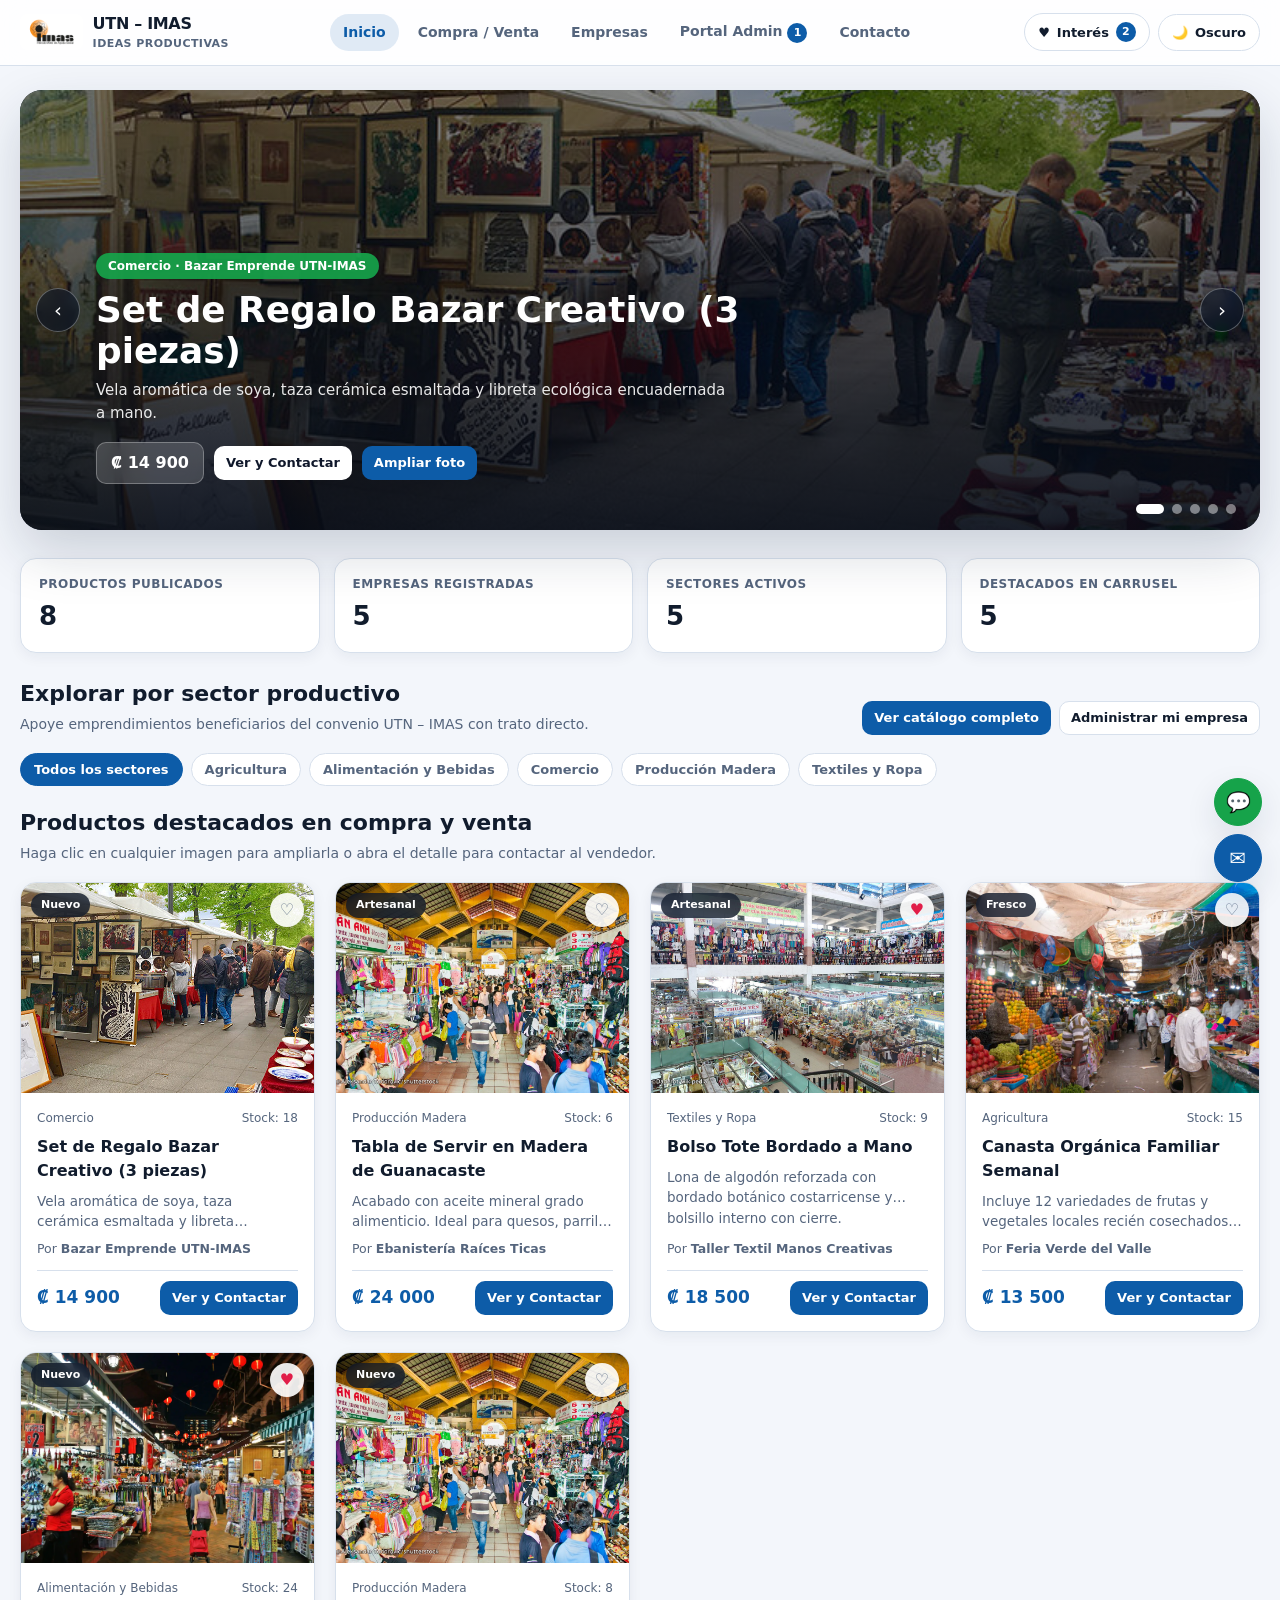
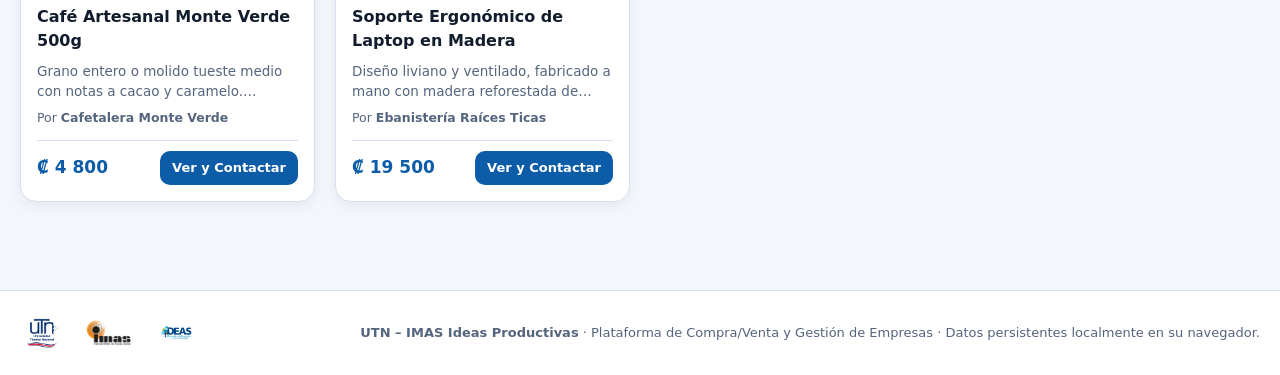
<file: index.html>
<!DOCTYPE html>
<html lang="en">
<head>
  <meta charset="utf-8">
  <meta name="viewport" content="width=device-width, initial-scale=1">
  <title>UTNIMAS — Marketplace</title>
  <meta http-equiv="refresh" content="0; url=./web-app/">
  <link rel="canonical" href="./web-app/">
  <script>
    window.location.replace("./web-app/");
  </script>
</head>
<body>
  <p>Redirecting to <a href="./web-app/">UTNIMAS</a>...</p>
</body>
</html>
</file>
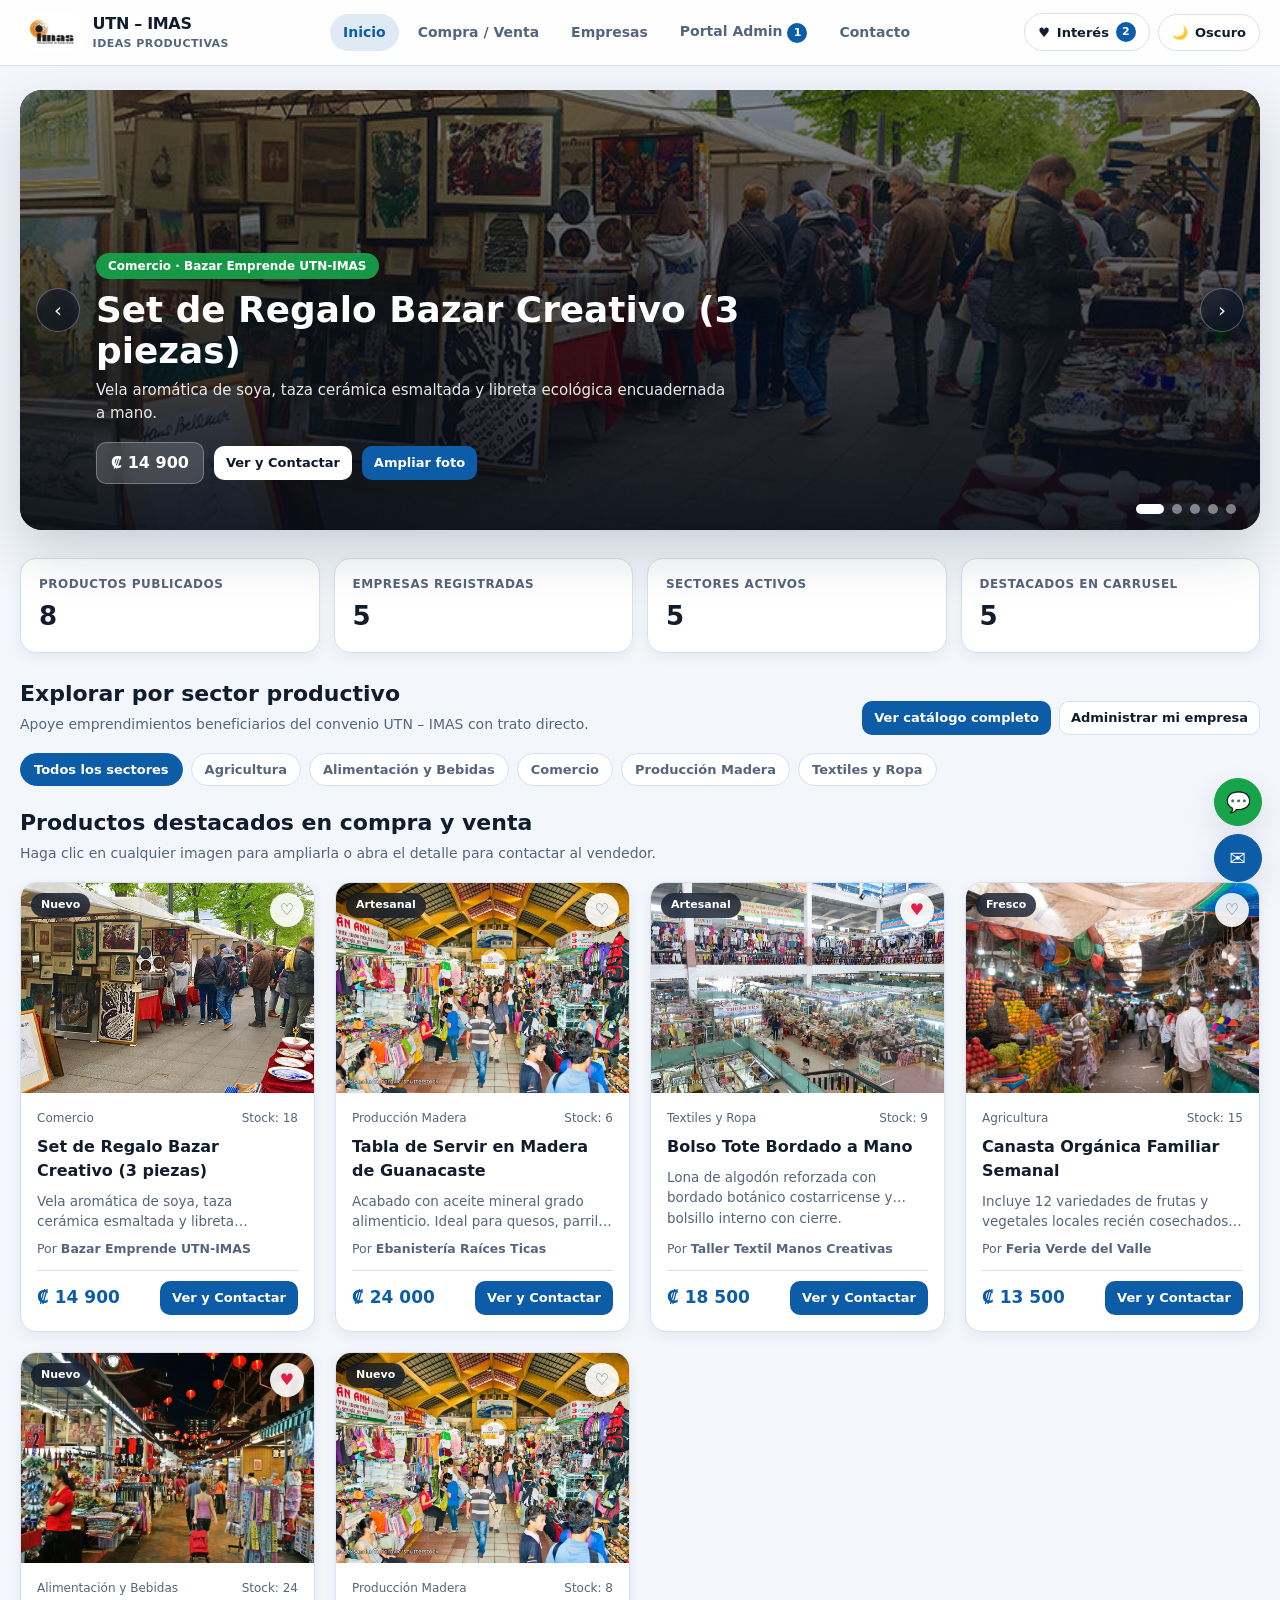
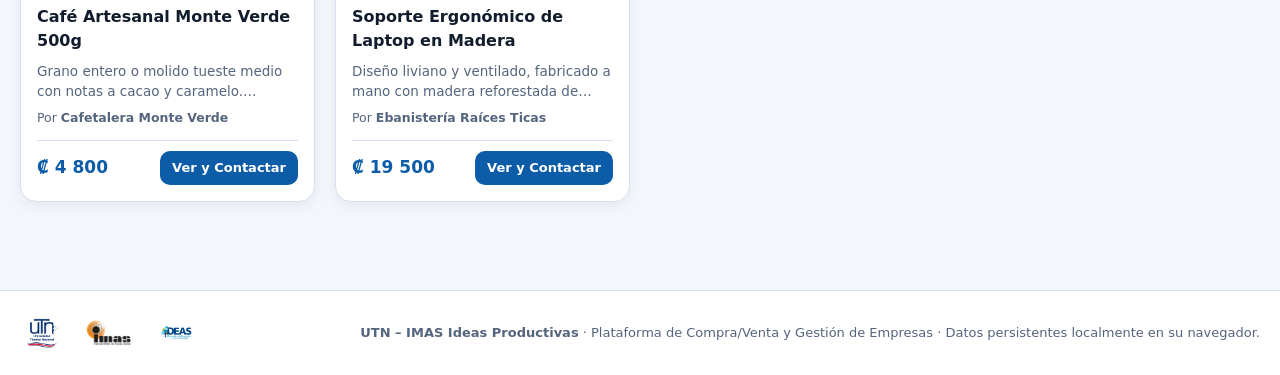
<file: web-app/index.html>
<!DOCTYPE html>
<html lang="es">
<head>
  <meta charset="utf-8" />
  <meta name="viewport" content="width=device-width, initial-scale=1.0" />
  <title>UTN – IMAS | Compra y Venta de Ideas Productivas</title>
  <meta name="description" content="Plataforma de compra y venta UTN – IMAS Ideas Productivas con carrusel de imágenes, vista previa, temas claro/oscuro, contacto directo y portal administrativo para empresas registradas." />
  <script>
    (function () {
      try {
        var saved = localStorage.getItem('utnimas_theme');
        var prefersDark = window.matchMedia && window.matchMedia('(prefers-color-scheme: dark)').matches;
        var theme = saved === 'dark' || saved === 'light' ? saved : (prefersDark ? 'dark' : 'light');
        document.documentElement.setAttribute('data-theme', theme);
      } catch (e) {
        document.documentElement.setAttribute('data-theme', 'light');
      }
    })();
  </script>
  <link rel="stylesheet" href="./styles.css" />
</head>
<body>
  <header class="topbar">
    <div class="topbar-inner">
      <a href="#inicio" id="brandHomeLink" class="brand" aria-label="Inicio UTN-IMAS Ideas Productivas">
        <img src="../UTNIMAS/Content/Images/imas-logo.png" alt="Logo IMAS" />
        <span>
          UTN – IMAS
          <span class="brand-sub">Ideas Productivas</span>
        </span>
      </a>

      <nav id="mainNav" class="nav-links" aria-label="Navegación principal">
        <button type="button" class="nav-btn is-active" data-view="inicio">Inicio</button>
        <button type="button" class="nav-btn" data-view="catalogo">Compra / Venta</button>
        <button type="button" class="nav-btn" data-view="empresas">Empresas</button>
        <button type="button" class="nav-btn" data-view="admin">
          Portal Admin
          <span id="adminUnreadNavBadge" class="badge-count" hidden>0</span>
        </button>
        <button type="button" class="nav-btn" data-view="contacto">Contacto</button>
      </nav>

      <div class="topbar-actions">
        <button type="button" id="openFavBtn" class="icon-pill" aria-label="Abrir lista de interés">
          <span aria-hidden="true">♥</span>
          <span class="theme-text-hide">Interés</span>
          <span id="favCountBadge" class="badge-count">0</span>
        </button>

        <button type="button" id="themeToggleBtn" class="icon-pill" aria-label="Cambiar entre tema claro y oscuro" aria-pressed="false">
          <span id="themeIcon" aria-hidden="true">🌙</span>
          <span id="themeLabel" class="theme-text-hide">Oscuro</span>
        </button>

        <button type="button" id="mobileMenuBtn" class="icon-pill mobile-menu-btn" aria-label="Abrir menú de navegación" aria-expanded="false">
          ☰
        </button>
      </div>
    </div>
  </header>

  <main class="container">
    <!-- VISTA INICIO -->
    <section id="view-inicio" class="view-section is-active" aria-label="Inicio y destacados">
      <div id="heroCarousel" class="carousel" role="region" aria-roledescription="carousel" aria-label="Productos destacados UTN-IMAS" tabindex="0">
        <div id="carouselTrack" class="carousel-track"></div>
        <button type="button" id="carouselPrev" class="carousel-arrow prev" aria-label="Diapositiva anterior">‹</button>
        <button type="button" id="carouselNext" class="carousel-arrow next" aria-label="Siguiente diapositiva">›</button>
        <div id="carouselDots" class="carousel-dots" role="tablist" aria-label="Indicadores del carrusel"></div>
      </div>

      <div id="homeKpiGrid" class="kpi-grid" aria-label="Resumen de la plataforma"></div>

      <div class="section-head">
        <div>
          <h2>Explorar por sector productivo</h2>
          <p>Apoye emprendimientos beneficiarios del convenio UTN – IMAS con trato directo.</p>
        </div>
        <div class="toolbar-inline">
          <button type="button" id="goCatalogBtn" class="btn btn-primary btn-sm">Ver catálogo completo</button>
          <button type="button" id="goAdminFromHomeBtn" class="btn btn-ghost btn-sm">Administrar mi empresa</button>
        </div>
      </div>

      <div id="homeSectorChips" class="chip-row" aria-label="Sectores productivos"></div>

      <div class="section-head">
        <div>
          <h2>Productos destacados en compra y venta</h2>
          <p>Haga clic en cualquier imagen para ampliarla o abra el detalle para contactar al vendedor.</p>
        </div>
      </div>

      <div id="homeFeaturedGrid" class="card-grid"></div>
    </section>

    <!-- VISTA CATALOGO COMPRA/VENTA -->
    <section id="view-catalogo" class="view-section" aria-label="Catálogo de compra y venta">
      <div class="section-head">
        <div>
          <h2>Catálogo de Compra y Venta</h2>
          <p id="catalogResultCount">Mostrando productos disponibles</p>
        </div>
        <div class="toolbar-inline">
          <button type="button" id="catalogClearFilters" class="btn btn-ghost btn-sm">Limpiar filtros</button>
          <button type="button" class="btn btn-primary btn-sm" data-jump-admin="productos">+ Publicar producto</button>
        </div>
      </div>

      <div class="filter-bar">
        <div class="field">
          <label for="catalogSearch">Buscar producto, empresa o descripción</label>
          <input id="catalogSearch" type="search" class="input" placeholder="Ej. café, bolso, madera, canasta..." autocomplete="off" />
        </div>
        <div class="field">
          <label for="catalogSector">Sector IMAS</label>
          <select id="catalogSector" class="select">
            <option value="">Todos los sectores</option>
          </select>
        </div>
        <div class="field">
          <label for="catalogEmpresa">Empresa registrada</label>
          <select id="catalogEmpresa" class="select">
            <option value="">Todas las empresas</option>
          </select>
        </div>
        <div class="field">
          <label for="catalogSort">Ordenar por</label>
          <select id="catalogSort" class="select">
            <option value="destacados">Destacados primero</option>
            <option value="recientes">Más recientes</option>
            <option value="precio-asc">Precio: menor a mayor</option>
            <option value="precio-desc">Precio: mayor a menor</option>
          </select>
        </div>
      </div>

      <div id="catalogGrid" class="card-grid"></div>
    </section>

    <!-- VISTA EMPRESAS REGISTRADAS -->
    <section id="view-empresas" class="view-section" aria-label="Directorio de empresas registradas">
      <div class="section-head">
        <div>
          <h2>Empresas Registradas</h2>
          <p>Microempresas y personas emprendedoras verificadas dentro de la red UTN – IMAS.</p>
        </div>
        <button type="button" id="goRegisterCompanyBtn" class="btn btn-primary btn-sm">+ Registrar empresa</button>
      </div>

      <div class="filter-bar" style="grid-template-columns: minmax(220px, 2fr) minmax(180px, 1fr);">
        <div class="field">
          <label for="empresasSearch">Buscar empresa, contacto o ubicación</label>
          <input id="empresasSearch" type="search" class="input" placeholder="Ej. Alajuela, Cafetalera, Sarchí..." autocomplete="off" />
        </div>
        <div class="field">
          <label for="empresasSector">Filtrar por sector</label>
          <select id="empresasSector" class="select">
            <option value="">Todos los sectores</option>
          </select>
        </div>
      </div>

      <div id="empresasGrid" class="card-grid"></div>
    </section>

    <!-- VISTA AREA ADMINISTRATIVA -->
    <section id="view-admin" class="view-section" aria-label="Área administrativa para empresas registradas">
      <div class="section-head">
        <div>
          <h2>Área Administrativa — Empresas Registradas</h2>
          <p>Gestione empresas, publique productos con vista previa de imagen y responda consultas. Todos los cambios persisten automáticamente.</p>
        </div>
        <div class="toolbar-inline">
          <button type="button" id="exportJsonBtn" class="btn btn-ghost btn-sm">⬇ Exportar respaldo JSON</button>
          <label class="btn btn-ghost btn-sm" style="margin:0;">
            ⬆ Importar JSON
            <input id="importJsonInput" type="file" accept="application/json,.json" hidden />
          </label>
          <button type="button" id="resetDemoBtn" class="btn btn-ghost btn-sm">↺ Restaurar demo</button>
        </div>
      </div>

      <div id="adminKpiGrid" class="kpi-grid"></div>

      <div class="admin-tabs" role="tablist" aria-label="Secciones administrativas">
        <button type="button" class="btn btn-primary btn-sm" data-admin-tab="empresas" role="tab" aria-selected="true">🏢 Empresas</button>
        <button type="button" class="btn btn-ghost btn-sm" data-admin-tab="productos" role="tab" aria-selected="false">🛍️ Productos y Carrusel</button>
        <button type="button" class="btn btn-ghost btn-sm" data-admin-tab="mensajes" role="tab" aria-selected="false">
          ✉ Mensajes recibidos
          <span id="adminUnreadTabBadge" class="badge-count" hidden>0</span>
        </button>
      </div>

      <!-- SUB-TAB ADMIN: EMPRESAS -->
      <div id="admin-tab-empresas" class="admin-subview is-active">
        <div class="admin-layout">
          <div class="panel">
            <h3 id="empFormTitle">Registrar nueva empresa</h3>
            <form id="empresaForm" class="form-grid" novalidate>
              <input type="hidden" id="empId" />

              <div class="field">
                <label for="empNombre">Nombre de la empresa *</label>
                <input id="empNombre" type="text" class="input" required placeholder="Ej. Artesanías del Valle" />
              </div>

              <div class="form-row-2">
                <div class="field">
                  <label for="empSector">Sector IMAS *</label>
                  <select id="empSector" class="select" required></select>
                </div>
                <div class="field">
                  <label for="empContacto">Persona de contacto *</label>
                  <input id="empContacto" type="text" class="input" required placeholder="Ej. Ana Lucía Vega" />
                </div>
              </div>

              <div class="form-row-2">
                <div class="field">
                  <label for="empTelefono">Teléfono / WhatsApp</label>
                  <input id="empTelefono" type="tel" class="input" placeholder="+506 8888-0000" />
                </div>
                <div class="field">
                  <label for="empEmail">Correo electrónico</label>
                  <input id="empEmail" type="email" class="input" placeholder="ventas@miempresa.cr" />
                </div>
              </div>

              <div class="field">
                <label for="empDireccion">Dirección / Cantón</label>
                <input id="empDireccion" type="text" class="input" placeholder="Alajuela, Costa Rica" />
              </div>

              <div class="field">
                <label for="empDescripcion">Descripción de actividad</label>
                <textarea id="empDescripcion" rows="2" class="textarea" placeholder="¿Qué ofrece su empresa?"></textarea>
              </div>

              <div class="field">
                <label>Logotipo o fotografía de portada (arrastrar, subir o URL)</label>
                <div id="empDropzone" class="dropzone">
                  <p class="dropzone-hint">Arrastre una imagen aquí o seleccione un archivo (PNG/JPG/WebP).</p>
                  <label class="btn btn-ghost btn-sm" style="margin:0;">
                    Seleccionar imagen
                    <input id="empLogoFile" type="file" accept="image/*" hidden />
                  </label>
                  <div id="empLogoPreviewWrap" class="preview-wrap">
                    <img id="empLogoPreviewImg" class="preview-thumb" alt="Vista previa del logotipo" />
                    <div class="preview-actions">
                      <span id="empLogoMeta">Vista previa lista</span>
                      <button type="button" id="empLogoClearBtn" class="btn btn-ghost btn-sm">Quitar</button>
                    </div>
                  </div>
                </div>
                <input id="empLogoUrl" type="url" class="input" placeholder="O pegue una URL / ruta de imagen..." />
                <div id="empLogoPresets" class="preset-strip" aria-label="Imágenes rápidas de galería"></div>
              </div>

              <div class="toolbar-inline">
                <button type="submit" id="empSubmitBtn" class="btn btn-primary">Guardar empresa</button>
                <button type="button" id="empCancelEditBtn" class="btn btn-ghost" hidden>Cancelar edición</button>
              </div>
            </form>
          </div>

          <div class="panel">
            <h3>Empresas registradas</h3>
            <div class="table-wrap">
              <table class="data-table">
                <thead>
                  <tr>
                    <th>Portada</th>
                    <th>Empresa</th>
                    <th>Contacto</th>
                    <th>Productos</th>
                    <th>Acciones</th>
                  </tr>
                </thead>
                <tbody id="adminEmpresasTbody"></tbody>
              </table>
            </div>
          </div>
        </div>
      </div>

      <!-- SUB-TAB ADMIN: PRODUCTOS -->
      <div id="admin-tab-productos" class="admin-subview">
        <div class="admin-layout">
          <div class="panel">
            <h3 id="prodFormTitle">Publicar nuevo producto</h3>
            <form id="productoForm" class="form-grid" novalidate>
              <input type="hidden" id="prodId" />

              <div class="field">
                <label for="prodNombre">Nombre del producto *</label>
                <input id="prodNombre" type="text" class="input" required placeholder="Ej. Miel Orgánica de Azahar 500ml" />
              </div>

              <div class="field">
                <label for="prodEmpresaId">Empresa registrada *</label>
                <select id="prodEmpresaId" class="select" required></select>
              </div>

              <div class="form-row-2">
                <div class="field">
                  <label for="prodPrecio">Precio (₡ colones) *</label>
                  <input id="prodPrecio" type="number" min="0" step="100" class="input" required placeholder="6500" />
                </div>
                <div class="field">
                  <label for="prodStock">Disponibilidad (unidades)</label>
                  <input id="prodStock" type="number" min="0" step="1" class="input" value="10" />
                </div>
              </div>

              <div class="field">
                <label for="prodCondicion">Condición / Modalidad</label>
                <select id="prodCondicion" class="select">
                  <option value="Nuevo">Nuevo</option>
                  <option value="Artesanal">Artesanal</option>
                  <option value="Fresco">Fresco</option>
                  <option value="Bajo pedido">Bajo pedido</option>
                  <option value="Servicio">Servicio</option>
                </select>
              </div>

              <div class="field">
                <label for="prodDescripcion">Descripción detallada</label>
                <textarea id="prodDescripcion" rows="3" class="textarea" placeholder="Materiales, presentación, zona de entrega..."></textarea>
              </div>

              <label class="checkbox-row">
                <input id="prodDestacado" type="checkbox" checked />
                <span>Destacar este producto en el carrusel principal</span>
              </label>

              <div class="field">
                <label>Fotografía del producto (vista previa inmediata + compresión local)</label>
                <div id="prodDropzone" class="dropzone">
                  <p class="dropzone-hint">Arrastre la foto del producto aquí o súbala desde su equipo.</p>
                  <label class="btn btn-ghost btn-sm" style="margin:0;">
                    Subir fotografía
                    <input id="prodImageFile" type="file" accept="image/*" hidden />
                  </label>
                  <div id="prodPreviewWrap" class="preview-wrap">
                    <img id="prodPreviewImg" class="preview-thumb" alt="Vista previa del producto" />
                    <div class="preview-actions">
                      <span id="prodPreviewMeta">Vista previa lista</span>
                      <button type="button" id="prodImageClearBtn" class="btn btn-ghost btn-sm">Quitar</button>
                    </div>
                  </div>
                </div>
                <input id="prodImageUrl" type="url" class="input" placeholder="O pegue una URL / ruta de imagen..." />
                <div id="prodImagePresets" class="preset-strip" aria-label="Galería rápida de productos"></div>
              </div>

              <div class="toolbar-inline">
                <button type="submit" id="prodSubmitBtn" class="btn btn-primary">Publicar producto</button>
                <button type="button" id="prodCancelEditBtn" class="btn btn-ghost" hidden>Cancelar edición</button>
              </div>
            </form>
          </div>

          <div class="panel">
            <h3>Productos publicados</h3>
            <div class="table-wrap">
              <table class="data-table">
                <thead>
                  <tr>
                    <th>Foto</th>
                    <th>Producto</th>
                    <th>Precio</th>
                    <th>Carrusel</th>
                    <th>Acciones</th>
                  </tr>
                </thead>
                <tbody id="adminProductosTbody"></tbody>
              </table>
            </div>
          </div>
        </div>
      </div>

      <!-- SUB-TAB ADMIN: MENSAJES -->
      <div id="admin-tab-mensajes" class="admin-subview">
        <div class="panel">
          <h3>Bandeja de consultas de compradores</h3>
          <div id="adminMensajesList" class="msg-list"></div>
        </div>
      </div>
    </section>

    <!-- VISTA CONTACTO -->
    <section id="view-contacto" class="view-section" aria-label="Contacto directo UTN-IMAS">
      <div class="section-head">
        <div>
          <h2>Canales de Contacto Directo</h2>
          <p>Comuníquese con el equipo de coordinación UTN – IMAS o envíe una consulta directa a una empresa registrada.</p>
        </div>
      </div>

      <div class="contact-grid">
        <div class="panel">
          <h3>Coordinación UTN – VEAS</h3>
          <p style="color:var(--text-muted); font-size:14px;">Universidad Técnica Nacional · Vicerrectoría de Extensión y Acción Social.</p>
          <ul class="info-list">
            <li><strong>Sede Central:</strong> Villa Bonita, Alajuela, Costa Rica</li>
            <li><strong>Teléfono:</strong> +506 2435-5000</li>
            <li><strong>Correo:</strong> veas@utn.ac.cr</li>
            <li><strong>Horario:</strong> Lunes a viernes, 8:00 a.m. – 4:30 p.m.</li>
          </ul>
          <div class="contact-actions">
            <a class="btn btn-success btn-sm" href="https://wa.me/50624355000?text=Hola%20equipo%20UTN%20VEAS%2C%20tengo%20una%20consulta%20sobre%20Ideas%20Productivas." target="_blank" rel="noopener">WhatsApp UTN</a>
            <a class="btn btn-primary btn-sm" href="mailto:veas@utn.ac.cr?subject=Consulta%20UTN-IMAS%20Ideas%20Productivas">Enviar correo</a>
            <a class="btn btn-ghost btn-sm" href="tel:+50624355000">Llamar</a>
          </div>
        </div>

        <div class="panel">
          <h3>IMAS — Ideas Productivas</h3>
          <p style="color:var(--text-muted); font-size:14px;">Instituto Mixto de Ayuda Social · Programa de Emprendimiento Productivo.</p>
          <ul class="info-list">
            <li><strong>Atención nacional:</strong> Línea gratuita 800-000-4627</li>
            <li><strong>Correo institucional:</strong> ideasproductivas@imas.go.cr</li>
            <li><strong>Soporte a empresas:</strong> Registro, acompañamiento y vitrina digital</li>
          </ul>
          <div class="contact-actions">
            <a class="btn btn-success btn-sm" href="https://wa.me/5068000004627?text=Hola%20IMAS%2C%20deseo%20informaci%C3%B3n%20sobre%20Ideas%20Productivas." target="_blank" rel="noopener">WhatsApp IMAS</a>
            <a class="btn btn-primary btn-sm" href="mailto:ideasproductivas@imas.go.cr?subject=Apoyo%20Ideas%20Productivas">Correo IMAS</a>
            <a class="btn btn-ghost btn-sm" href="tel:+5068000004627">Llamar 800</a>
          </div>
        </div>

        <div class="panel">
          <h3>Enviar mensaje directo</h3>
          <form id="contactForm" class="form-grid" novalidate>
            <div class="field">
              <label for="contactDestinatario">Destinatario</label>
              <select id="contactDestinatario" class="select"></select>
            </div>
            <div class="field">
              <label for="contactNombre">Su nombre *</label>
              <input id="contactNombre" type="text" class="input" required placeholder="Ej. José Pablo Méndez" />
            </div>
            <div class="form-row-2">
              <div class="field">
                <label for="contactCorreo">Correo electrónico</label>
                <input id="contactCorreo" type="email" class="input" placeholder="usted@correo.cr" />
              </div>
              <div class="field">
                <label for="contactTelefono">Teléfono / WhatsApp</label>
                <input id="contactTelefono" type="tel" class="input" placeholder="+506 8888-8888" />
              </div>
            </div>
            <div class="field">
              <label for="contactMensaje">Mensaje *</label>
              <textarea id="contactMensaje" rows="3" class="textarea" required placeholder="Indique el producto de interés, cantidad o consulta..."></textarea>
            </div>
            <button type="submit" class="btn btn-primary">Enviar consulta</button>
          </form>
        </div>
      </div>
    </section>
  </main>

  <footer class="footer">
    <div class="footer-inner">
      <div class="footer-logos">
        <img src="../UTNIMAS/Content/Images/UTN.png" alt="Universidad Técnica Nacional" />
        <img src="../UTNIMAS/Content/Images/imas-logo.png" alt="IMAS" />
        <img src="../UTNIMAS/Content/Images/descarga.jpg" alt="VEAS UTN" />
      </div>
      <div>
        <strong>UTN – IMAS Ideas Productivas</strong> · Plataforma de Compra/Venta y Gestión de Empresas · Datos persistentes localmente en su navegador.
      </div>
    </div>
  </footer>

  <!-- Botones flotantes de contacto rápido -->
  <div class="floating-contact" aria-label="Accesos rápidos de contacto">
    <a class="fab fab-wa" href="https://wa.me/50624355000?text=Hola%20UTN-IMAS%2C%20necesito%20informaci%C3%B3n%20sobre%20la%20plataforma%20de%20compra%20y%20venta." target="_blank" rel="noopener" title="Contactar por WhatsApp" aria-label="Contactar por WhatsApp">💬</a>
    <button type="button" id="fabContactBtn" class="fab fab-mail" title="Ir a contacto" aria-label="Ir a sección de contacto">✉</button>
  </div>

  <!-- Modal Detalle de Producto y Contacto Directo -->
  <div id="productModal" class="modal-backdrop" role="dialog" aria-modal="true" aria-labelledby="productModalTitle">
    <div class="modal-card">
      <div class="modal-header">
        <h3 id="productModalTitle" style="margin:0;">Detalle del producto</h3>
        <button type="button" id="productModalClose" class="btn btn-ghost btn-sm" aria-label="Cerrar detalle">✕ Cerrar</button>
      </div>
      <div id="productModalBody"></div>
    </div>
  </div>

  <!-- Modal Lista de Interés / Favoritos -->
  <div id="favModal" class="modal-backdrop" role="dialog" aria-modal="true" aria-labelledby="favModalTitle">
    <div class="modal-card" style="width:min(620px, 100%);">
      <div class="modal-header">
        <h3 id="favModalTitle" style="margin:0;">Lista de Interés ♥</h3>
        <button type="button" id="favModalClose" class="btn btn-ghost btn-sm" aria-label="Cerrar lista de interés">✕ Cerrar</button>
      </div>
      <div id="favModalBody"></div>
      <div id="favModalFooter" style="margin-top:16px;"></div>
    </div>
  </div>

  <!-- Lightbox Vista Previa de Imagen Ampliada -->
  <div id="lightboxModal" class="modal-backdrop" role="dialog" aria-modal="true" aria-label="Vista previa ampliada de imagen">
    <button type="button" id="lightboxClose" class="btn btn-light btn-sm lightbox-close" aria-label="Cerrar vista previa">✕ Cerrar</button>
    <div class="lightbox-shell">
      <img id="lightboxImg" class="lightbox-img" alt="Vista previa ampliada" />
      <div id="lightboxCaption" class="lightbox-caption"></div>
    </div>
  </div>

  <div id="toastContainer" class="toast-container" aria-live="polite"></div>

  <script src="./store.js"></script>
  <script src="./app.js"></script>
</body>
</html>
</file>
<file: web-app/styles.css>
:root {
  --bg: #f3f6fb;
  --surface: #ffffff;
  --surface-2: #edf2f9;
  --surface-glass: rgba(255, 255, 255, 0.86);
  --text: #111c2d;
  --text-muted: #55657d;
  --border: #d7e0ec;
  --primary: #0d5ca8;
  --primary-hover: #084480;
  --primary-soft: rgba(13, 92, 168, 0.12);
  --accent: #16a34a;
  --accent-hover: #12803a;
  --danger: #dc2626;
  --warn: #d97706;
  --shadow-sm: 0 4px 14px rgba(15, 32, 62, 0.06);
  --shadow-md: 0 12px 32px rgba(15, 32, 62, 0.11);
  --shadow-lg: 0 22px 54px rgba(15, 32, 62, 0.18);
  --radius: 16px;
  --radius-sm: 10px;
  --ease: cubic-bezier(0.22, 1, 0.36, 1);
}

[data-theme="dark"] {
  --bg: #080f1c;
  --surface: #111c30;
  --surface-2: #182742;
  --surface-glass: rgba(17, 28, 48, 0.88);
  --text: #eef4fb;
  --text-muted: #98abc4;
  --border: #243654;
  --primary: #4ca3ff;
  --primary-hover: #74baff;
  --primary-soft: rgba(76, 163, 255, 0.16);
  --accent: #22c55e;
  --accent-hover: #4ade80;
  --danger: #f87171;
  --warn: #fbbf24;
  --shadow-sm: 0 4px 16px rgba(0, 0, 0, 0.28);
  --shadow-md: 0 14px 36px rgba(0, 0, 0, 0.42);
  --shadow-lg: 0 24px 60px rgba(0, 0, 0, 0.56);
}

*, *::before, *::after { box-sizing: border-box; }
html { scroll-behavior: smooth; }

body {
  margin: 0;
  font-family: 'Segoe UI', system-ui, -apple-system, BlinkMacSystemFont, Roboto, sans-serif;
  background: var(--bg);
  color: var(--text);
  line-height: 1.5;
  transition: background-color 0.28s var(--ease), color 0.28s var(--ease);
  min-height: 100vh;
}

img { max-width: 100%; }
a { color: var(--primary); }

button, input, select, textarea { font: inherit; color: inherit; }

:focus-visible {
  outline: 2px solid var(--primary);
  outline-offset: 2px;
}

.sr-only {
  position: absolute; width: 1px; height: 1px; padding: 0; margin: -1px;
  overflow: hidden; clip: rect(0, 0, 0, 0); white-space: nowrap; border: 0;
}

/* Sticky Glass Header */
.topbar {
  position: sticky;
  top: 0;
  z-index: 40;
  background: var(--surface-glass);
  backdrop-filter: blur(14px);
  -webkit-backdrop-filter: blur(14px);
  border-bottom: 1px solid var(--border);
  transition: background-color 0.28s var(--ease), border-color 0.28s var(--ease);
}

.topbar-inner {
  max-width: 1280px;
  margin: 0 auto;
  padding: 12px 20px;
  display: flex;
  align-items: center;
  justify-content: space-between;
  gap: 16px;
}

.brand {
  display: inline-flex;
  align-items: center;
  gap: 10px;
  text-decoration: none;
  color: var(--text);
  font-weight: 800;
  letter-spacing: -0.02em;
  flex-shrink: 0;
}

.brand img {
  height: 36px;
  width: auto;
  border-radius: 8px;
  background: #fff;
  padding: 3px 6px;
}

.brand-sub {
  display: block;
  font-size: 11px;
  font-weight: 600;
  color: var(--text-muted);
  letter-spacing: 0.04em;
  text-transform: uppercase;
}

.nav-links {
  display: flex;
  align-items: center;
  gap: 6px;
}

.nav-btn {
  border: none;
  background: transparent;
  color: var(--text-muted);
  font-weight: 600;
  font-size: 14px;
  padding: 8px 13px;
  border-radius: 999px;
  cursor: pointer;
  transition: background-color 0.2s var(--ease), color 0.2s var(--ease), transform 0.16s var(--ease);
}

.nav-btn:hover { background: var(--surface-2); color: var(--text); }
.nav-btn.is-active { background: var(--primary-soft); color: var(--primary); }

.topbar-actions {
  display: flex;
  align-items: center;
  gap: 8px;
  flex-shrink: 0;
}

.icon-pill {
  display: inline-flex;
  align-items: center;
  gap: 7px;
  padding: 8px 13px;
  border-radius: 999px;
  border: 1px solid var(--border);
  background: var(--surface);
  color: var(--text);
  font-size: 13px;
  font-weight: 600;
  cursor: pointer;
  transition: transform 0.16s var(--ease), background-color 0.2s var(--ease), border-color 0.2s var(--ease);
}

.icon-pill:hover { transform: translateY(-1px); background: var(--surface-2); border-color: var(--primary); }

.badge-count {
  display: inline-flex;
  align-items: center;
  justify-content: center;
  min-width: 20px;
  height: 20px;
  padding: 0 6px;
  border-radius: 999px;
  background: var(--primary);
  color: #fff;
  font-size: 11px;
  font-weight: 700;
}

.mobile-menu-btn { display: none; }

/* Main Container */
.container {
  max-width: 1280px;
  margin: 0 auto;
  padding: 24px 20px 88px;
}

.view-section {
  display: none;
  animation: fadeUp 0.3s var(--ease);
}
.view-section.is-active { display: block; }

@keyframes fadeUp {
  from { opacity: 0; transform: translateY(8px); }
  to { opacity: 1; transform: translateY(0); }
}

/* Hero Carousel */
.carousel {
  position: relative;
  border-radius: 22px;
  overflow: hidden;
  background: #0a1426;
  box-shadow: var(--shadow-lg);
  margin-bottom: 28px;
  user-select: none;
}

.carousel-track {
  display: flex;
  transition: transform 0.55s var(--ease);
  will-change: transform;
}

.carousel-slide {
  min-width: 100%;
  position: relative;
  height: 440px;
}

.carousel-slide img {
  width: 100%;
  height: 100%;
  object-fit: cover;
  display: block;
  filter: brightness(0.62);
}

.carousel-overlay {
  position: absolute;
  inset: 0;
  display: flex;
  flex-direction: column;
  justify-content: flex-end;
  padding: 36px 76px 46px;
  background: linear-gradient(180deg, rgba(6, 12, 24, 0.12) 0%, rgba(6, 12, 24, 0.88) 100%);
  color: #fff;
}

.carousel-badge {
  align-self: flex-start;
  background: rgba(22, 163, 74, 0.92);
  color: #fff;
  font-size: 12px;
  font-weight: 700;
  padding: 4px 12px;
  border-radius: 999px;
  margin-bottom: 10px;
}

.carousel-overlay h1,
.carousel-overlay h2 {
  margin: 0 0 8px;
  font-size: clamp(1.45rem, 2.8vw, 2.3rem);
  line-height: 1.15;
  max-width: 720px;
}

.carousel-overlay p {
  margin: 0 0 18px;
  max-width: 640px;
  color: rgba(255, 255, 255, 0.9);
  font-size: 15px;
}

.carousel-cta {
  display: flex;
  flex-wrap: wrap;
  align-items: center;
  gap: 10px;
}

.carousel-price {
  background: rgba(255, 255, 255, 0.16);
  backdrop-filter: blur(8px);
  border: 1px solid rgba(255, 255, 255, 0.28);
  padding: 8px 14px;
  border-radius: 10px;
  font-weight: 800;
  font-size: 16px;
}

.carousel-arrow {
  position: absolute;
  top: 50%;
  transform: translateY(-50%);
  width: 44px;
  height: 44px;
  border-radius: 50%;
  border: 1px solid rgba(255, 255, 255, 0.3);
  background: rgba(10, 20, 38, 0.58);
  backdrop-filter: blur(6px);
  color: #fff;
  font-size: 20px;
  cursor: pointer;
  z-index: 3;
  transition: background-color 0.2s ease, transform 0.18s var(--ease);
}
.carousel-arrow:hover { background: rgba(13, 92, 168, 0.9); transform: translateY(-50%) scale(1.06); }
.carousel-arrow.prev { left: 16px; }
.carousel-arrow.next { right: 16px; }

.carousel-dots {
  position: absolute;
  bottom: 16px;
  right: 24px;
  display: flex;
  gap: 8px;
  z-index: 3;
}

.carousel-dot {
  width: 10px;
  height: 10px;
  border-radius: 999px;
  border: none;
  background: rgba(255, 255, 255, 0.45);
  cursor: pointer;
  padding: 0;
  transition: width 0.24s var(--ease), background-color 0.2s ease;
}
.carousel-dot.is-active { width: 28px; background: #fff; }

/* Buttons */
.btn {
  display: inline-flex;
  align-items: center;
  justify-content: center;
  gap: 7px;
  padding: 9px 16px;
  border-radius: var(--radius-sm);
  border: 1px solid transparent;
  font-size: 14px;
  font-weight: 600;
  text-decoration: none;
  cursor: pointer;
  transition: transform 0.16s var(--ease), background-color 0.2s ease, border-color 0.2s ease, box-shadow 0.2s ease;
}
.btn:hover { transform: translateY(-1px); }
.btn:active { transform: translateY(0); }

.btn-primary { background: var(--primary); color: #fff; }
.btn-primary:hover { background: var(--primary-hover); }

.btn-success { background: var(--accent); color: #fff; }
.btn-success:hover { background: var(--accent-hover); }

.btn-danger { background: var(--danger); color: #fff; }
.btn-danger:hover { filter: brightness(0.92); }

.btn-ghost { background: var(--surface); border-color: var(--border); color: var(--text); }
.btn-ghost:hover { background: var(--surface-2); border-color: var(--primary); }

.btn-light { background: #fff; color: #0f172a; }
.btn-light:hover { background: #e2e8f0; }

.btn-sm { padding: 6px 11px; font-size: 13px; }

/* KPI / Stats Strip */
.kpi-grid {
  display: grid;
  grid-template-columns: repeat(auto-fit, minmax(190px, 1fr));
  gap: 14px;
  margin-bottom: 24px;
}

.kpi-card {
  background: var(--surface);
  border: 1px solid var(--border);
  border-radius: var(--radius);
  padding: 16px 18px;
  box-shadow: var(--shadow-sm);
}

.kpi-label { font-size: 12px; font-weight: 600; color: var(--text-muted); text-transform: uppercase; letter-spacing: 0.04em; }
.kpi-value { font-size: 26px; font-weight: 800; margin-top: 4px; color: var(--text); }

/* Section Header & Filter Bar */
.section-head {
  display: flex;
  flex-wrap: wrap;
  align-items: flex-end;
  justify-content: space-between;
  gap: 14px;
  margin-bottom: 18px;
}

.section-head h2 { margin: 0; font-size: 22px; }
.section-head p { margin: 4px 0 0; color: var(--text-muted); font-size: 14px; }

.filter-bar {
  display: grid;
  grid-template-columns: minmax(220px, 2fr) repeat(3, minmax(150px, 1fr));
  gap: 12px;
  background: var(--surface);
  border: 1px solid var(--border);
  border-radius: var(--radius);
  padding: 14px;
  margin-bottom: 20px;
  box-shadow: var(--shadow-sm);
}

.field {
  display: flex;
  flex-direction: column;
  gap: 5px;
}

.field label {
  font-size: 12px;
  font-weight: 700;
  color: var(--text-muted);
}

.input, .select, .textarea {
  width: 100%;
  padding: 9px 12px;
  border-radius: var(--radius-sm);
  border: 1px solid var(--border);
  background: var(--bg);
  color: var(--text);
  transition: border-color 0.2s ease, background-color 0.2s ease;
}

.input:focus, .select:focus, .textarea:focus {
  border-color: var(--primary);
  background: var(--surface);
}

/* Sector Chips */
.chip-row {
  display: flex;
  flex-wrap: wrap;
  gap: 8px;
  margin-bottom: 20px;
}

.chip {
  padding: 6px 13px;
  border-radius: 999px;
  border: 1px solid var(--border);
  background: var(--surface);
  color: var(--text-muted);
  font-size: 13px;
  font-weight: 600;
  cursor: pointer;
  transition: all 0.18s var(--ease);
}
.chip:hover { border-color: var(--primary); color: var(--text); }
.chip.is-active { background: var(--primary); border-color: var(--primary); color: #fff; }

/* Product & Company Grids */
.card-grid {
  display: grid;
  grid-template-columns: repeat(auto-fill, minmax(275px, 1fr));
  gap: 20px;
}

.product-card, .company-card {
  background: var(--surface);
  border: 1px solid var(--border);
  border-radius: var(--radius);
  overflow: hidden;
  box-shadow: var(--shadow-sm);
  display: flex;
  flex-direction: column;
  transition: transform 0.24s var(--ease), box-shadow 0.24s var(--ease), border-color 0.24s ease;
}

.product-card:hover, .company-card:hover {
  transform: translateY(-4px);
  box-shadow: var(--shadow-md);
  border-color: var(--primary);
}

.card-media {
  position: relative;
  height: 210px;
  background: var(--surface-2);
  overflow: hidden;
}

.card-media img {
  width: 100%;
  height: 100%;
  object-fit: cover;
  display: block;
  transition: transform 0.4s var(--ease);
  cursor: zoom-in;
}

.product-card:hover .card-media img { transform: scale(1.04); }

.media-pill {
  position: absolute;
  top: 10px;
  left: 10px;
  padding: 4px 10px;
  border-radius: 999px;
  background: rgba(12, 22, 40, 0.78);
  color: #fff;
  font-size: 11px;
  font-weight: 700;
  backdrop-filter: blur(6px);
}

.fav-btn {
  position: absolute;
  top: 10px;
  right: 10px;
  width: 34px;
  height: 34px;
  border-radius: 50%;
  border: none;
  background: rgba(255, 255, 255, 0.9);
  color: #64748b;
  font-size: 16px;
  cursor: pointer;
  display: inline-flex;
  align-items: center;
  justify-content: center;
  box-shadow: 0 2px 8px rgba(0, 0, 0, 0.16);
  transition: transform 0.18s var(--ease);
}
.fav-btn:hover { transform: scale(1.1); }
.fav-btn.is-fav { color: #e11d48; }

.card-body {
  padding: 16px;
  display: flex;
  flex-direction: column;
  gap: 8px;
  flex: 1;
}

.card-meta {
  display: flex;
  justify-content: space-between;
  align-items: center;
  gap: 8px;
  font-size: 12px;
  color: var(--text-muted);
}

.card-title { margin: 0; font-size: 16px; font-weight: 700; color: var(--text); }
.card-desc {
  margin: 0;
  font-size: 13.5px;
  color: var(--text-muted);
  display: -webkit-box;
  -webkit-line-clamp: 2;
  -webkit-box-orient: vertical;
  overflow: hidden;
  flex: 1;
}

.card-footer {
  display: flex;
  align-items: center;
  justify-content: space-between;
  gap: 10px;
  padding-top: 10px;
  border-top: 1px solid var(--border);
  margin-top: 4px;
}

.price-tag { font-size: 17px; font-weight: 800; color: var(--primary); }

/* Admin Portal */
.admin-tabs {
  display: flex;
  flex-wrap: wrap;
  gap: 8px;
  margin-bottom: 18px;
}

.admin-layout {
  display: grid;
  grid-template-columns: minmax(300px, 400px) 1fr;
  gap: 20px;
  align-items: start;
}

.panel {
  background: var(--surface);
  border: 1px solid var(--border);
  border-radius: var(--radius);
  padding: 20px;
  box-shadow: var(--shadow-sm);
}

.panel h3 { margin: 0 0 14px; font-size: 17px; }

.form-grid {
  display: grid;
  gap: 12px;
}

.form-row-2 {
  display: grid;
  grid-template-columns: 1fr 1fr;
  gap: 12px;
}

/* Drag & Drop Image Upload Preview */
.dropzone {
  border: 2px dashed var(--primary);
  border-radius: var(--radius-sm);
  padding: 14px;
  text-align: center;
  background: var(--surface-2);
  transition: background-color 0.2s ease, border-color 0.2s ease;
}
.dropzone.is-dragover { background: var(--primary-soft); border-style: solid; }

.preview-thumb {
  width: 100%;
  max-height: 180px;
  object-fit: cover;
  border-radius: 10px;
  border: 1px solid var(--border);
  margin-top: 10px;
  background: var(--surface);
}

.table-wrap { overflow-x: auto; }

.data-table {
  width: 100%;
  border-collapse: collapse;
  font-size: 13.5px;
}
.data-table th, .data-table td {
  padding: 10px 12px;
  border-bottom: 1px solid var(--border);
  text-align: left;
  vertical-align: middle;
}
.data-table th {
  font-size: 12px;
  text-transform: uppercase;
  letter-spacing: 0.04em;
  color: var(--text-muted);
  background: var(--surface-2);
}
.table-thumb {
  width: 52px;
  height: 40px;
  border-radius: 8px;
  object-fit: cover;
  border: 1px solid var(--border);
}

/* Modal & Lightbox */
.modal-backdrop {
  position: fixed;
  inset: 0;
  z-index: 80;
  background: rgba(5, 10, 20, 0.72);
  backdrop-filter: blur(5px);
  display: none;
  align-items: center;
  justify-content: center;
  padding: 18px;
}
.modal-backdrop.is-open { display: flex; }

.modal-card {
  width: min(860px, 100%);
  max-height: 92vh;
  overflow-y: auto;
  background: var(--surface);
  border: 1px solid var(--border);
  border-radius: 20px;
  box-shadow: var(--shadow-lg);
  padding: 22px;
  animation: fadeUp 0.24s var(--ease);
}

.modal-header {
  display: flex;
  justify-content: space-between;
  align-items: center;
  gap: 12px;
  margin-bottom: 14px;
}

.modal-product-grid {
  display: grid;
  grid-template-columns: 1fr 1fr;
  gap: 20px;
  align-items: start;
}

.modal-product-img {
  width: 100%;
  max-height: 360px;
  object-fit: cover;
  border-radius: 14px;
  border: 1px solid var(--border);
  cursor: zoom-in;
}

.contact-actions {
  display: flex;
  flex-wrap: wrap;
  gap: 8px;
  margin: 14px 0;
}

.lightbox-img {
  max-width: 92vw;
  max-height: 86vh;
  border-radius: 14px;
  box-shadow: var(--shadow-lg);
}

/* Floating Quick Contact Bar */
.floating-contact {
  position: fixed;
  right: 18px;
  bottom: 18px;
  z-index: 35;
  display: flex;
  flex-direction: column;
  gap: 8px;
}

.fab {
  width: 48px;
  height: 48px;
  border-radius: 50%;
  border: 1px solid var(--border);
  box-shadow: var(--shadow-md);
  display: inline-flex;
  align-items: center;
  justify-content: center;
  font-size: 20px;
  text-decoration: none;
  cursor: pointer;
  transition: transform 0.18s var(--ease);
}
.fab:hover { transform: scale(1.08); }
.fab-wa { background: #16a34a; color: #fff; border-color: #16a34a; }
.fab-mail { background: var(--primary); color: #fff; border-color: var(--primary); }

/* Toast */
.toast-container {
  position: fixed;
  left: 50%;
  bottom: 22px;
  transform: translateX(-50%);
  z-index: 120;
  display: flex;
  flex-direction: column;
  gap: 8px;
  pointer-events: none;
}

.toast {
  background: #0f172a;
  color: #fff;
  padding: 10px 18px;
  border-radius: 999px;
  font-size: 13.5px;
  font-weight: 600;
  box-shadow: var(--shadow-md);
  animation: fadeUp 0.22s var(--ease);
}
[data-theme="dark"] .toast { background: #e2e8f0; color: #0f172a; }

.footer {
  border-top: 1px solid var(--border);
  padding: 24px 20px;
  background: var(--surface);
  color: var(--text-muted);
  font-size: 13px;
}
.footer-inner {
  max-width: 1280px;
  margin: 0 auto;
  display: flex;
  flex-wrap: wrap;
  justify-content: space-between;
  align-items: center;
  gap: 16px;
}
.footer-logos {
  display: flex;
  align-items: center;
  gap: 12px;
}
.footer-logos img {
  height: 36px;
  border-radius: 6px;
  background: #fff;
  padding: 3px 6px;
}

.empty-state {
  text-align: center;
  padding: 36px 20px;
  background: var(--surface);
  border: 1px dashed var(--border);
  border-radius: var(--radius);
  color: var(--text-muted);
}

/* Additional UI Helpers */
body { overflow-x: clip; }
.nav-btn, .icon-pill, .btn { white-space: nowrap; }

.toolbar-inline {
  display: flex;
  flex-wrap: wrap;
  align-items: center;
  gap: 8px;
}

.admin-subview { display: none; }
.admin-subview.is-active { display: block; animation: fadeUp 0.24s var(--ease); }

.checkbox-row {
  display: inline-flex;
  align-items: center;
  gap: 8px;
  font-size: 13.5px;
  font-weight: 600;
  cursor: pointer;
}
.checkbox-row input[type="checkbox"] {
  width: 17px;
  height: 17px;
  accent-color: var(--primary);
}

.preset-strip {
  display: flex;
  flex-wrap: wrap;
  gap: 6px;
  margin-top: 8px;
}
.preset-thumb-btn {
  padding: 0;
  border: 2px solid var(--border);
  border-radius: 8px;
  overflow: hidden;
  width: 48px;
  height: 36px;
  cursor: pointer;
  background: var(--surface);
  transition: border-color 0.18s ease, transform 0.16s var(--ease);
}
.preset-thumb-btn:hover,
.preset-thumb-btn.is-selected {
  border-color: var(--primary);
  transform: translateY(-1px);
}
.preset-thumb-btn img {
  width: 100%;
  height: 100%;
  object-fit: cover;
  display: block;
}

.dropzone-hint {
  font-size: 12.5px;
  color: var(--text-muted);
  margin: 4px 0 8px;
}
.preview-wrap {
  position: relative;
  display: none;
  margin-top: 8px;
}
.preview-wrap.has-image { display: block; }
.preview-actions {
  display: flex;
  justify-content: space-between;
  align-items: center;
  gap: 8px;
  margin-top: 6px;
  font-size: 12px;
  color: var(--text-muted);
}

.pill-tag {
  display: inline-flex;
  align-items: center;
  gap: 4px;
  padding: 3px 9px;
  border-radius: 999px;
  font-size: 11.5px;
  font-weight: 700;
  background: var(--primary-soft);
  color: var(--primary);
}
.pill-tag.is-success {
  background: rgba(22, 163, 74, 0.14);
  color: var(--accent);
}
.pill-tag.is-warn {
  background: rgba(217, 119, 6, 0.15);
  color: var(--warn);
}

.company-header {
  display: flex;
  align-items: center;
  gap: 12px;
}
.company-avatar {
  width: 52px;
  height: 52px;
  border-radius: 12px;
  object-fit: cover;
  border: 1px solid var(--border);
  flex-shrink: 0;
  background: var(--surface-2);
}

.contact-grid {
  display: grid;
  grid-template-columns: repeat(auto-fit, minmax(290px, 1fr));
  gap: 20px;
  align-items: start;
}

.info-list {
  list-style: none;
  padding: 0;
  margin: 12px 0;
  display: grid;
  gap: 8px;
  font-size: 14px;
}
.info-list li { color: var(--text-muted); }
.info-list strong { color: var(--text); }

.msg-list {
  display: grid;
  gap: 12px;
}
.msg-card {
  background: var(--surface);
  border: 1px solid var(--border);
  border-left: 4px solid var(--border);
  border-radius: var(--radius-sm);
  padding: 14px 16px;
  display: grid;
  gap: 8px;
}
.msg-card.is-unread {
  border-left-color: var(--primary);
  background: var(--surface-2);
}
.msg-card-head {
  display: flex;
  flex-wrap: wrap;
  justify-content: space-between;
  align-items: center;
  gap: 8px;
}

.fav-item {
  display: flex;
  align-items: center;
  gap: 12px;
  padding: 10px 0;
  border-bottom: 1px solid var(--border);
}
.fav-item:last-child { border-bottom: none; }
.fav-item img {
  width: 60px;
  height: 48px;
  object-fit: cover;
  border-radius: 8px;
  border: 1px solid var(--border);
  flex-shrink: 0;
}
.fav-item-info { flex: 1; min-width: 0; }
.fav-item-info h4 { margin: 0; font-size: 14.5px; }
.fav-item-info p { margin: 2px 0 0; font-size: 12.5px; color: var(--text-muted); }

.lightbox-shell {
  position: relative;
  display: flex;
  flex-direction: column;
  align-items: center;
  gap: 12px;
}
.lightbox-caption {
  color: #fff;
  font-size: 14px;
  font-weight: 600;
  text-align: center;
  max-width: 85vw;
}
.lightbox-close {
  position: fixed;
  top: 18px;
  right: 18px;
}

.modal-divider {
  border: 0;
  border-top: 1px solid var(--border);
  margin: 14px 0;
}

/* Responsive Breakpoints */
@media (max-width: 960px) {
  .filter-bar { grid-template-columns: 1fr 1fr; }
  .admin-layout { grid-template-columns: 1fr; }
  .modal-product-grid { grid-template-columns: 1fr; }
}

@media (max-width: 780px) {
  .topbar-inner { padding: 10px 14px; gap: 10px; }
  .brand span:first-child { font-size: 15px; }
  .brand-sub { display: none; }
  .icon-pill { padding: 7px 10px; }
  .mobile-menu-btn { display: inline-flex; }
  .nav-links {
    display: none;
    position: absolute;
    top: 100%;
    left: 0;
    right: 0;
    flex-direction: column;
    align-items: stretch;
    padding: 12px 16px;
    background: var(--surface);
    border-bottom: 1px solid var(--border);
    box-shadow: var(--shadow-md);
  }
  .nav-links.is-open { display: flex; }
  .carousel-slide { height: 350px; }
  .carousel-overlay { padding: 62px 20px 46px; }
  .carousel-arrow {
    top: 14px;
    transform: none;
    width: 36px;
    height: 36px;
    font-size: 17px;
  }
  .carousel-arrow:hover { transform: scale(1.06); }
  .carousel-arrow.prev { left: auto; right: 56px; }
  .carousel-arrow.next { right: 14px; }
  .filter-bar { grid-template-columns: 1fr; }
  .form-row-2 { grid-template-columns: 1fr; }
  .theme-text-hide { display: none; }
  .floating-contact { right: 12px; bottom: 12px; }
}

@media (prefers-reduced-motion: reduce) {
  *, *::before, *::after {
    animation-duration: 0.01ms !important;
    transition-duration: 0.01ms !important;
    scroll-behavior: auto !important;
  }
}
</file>
